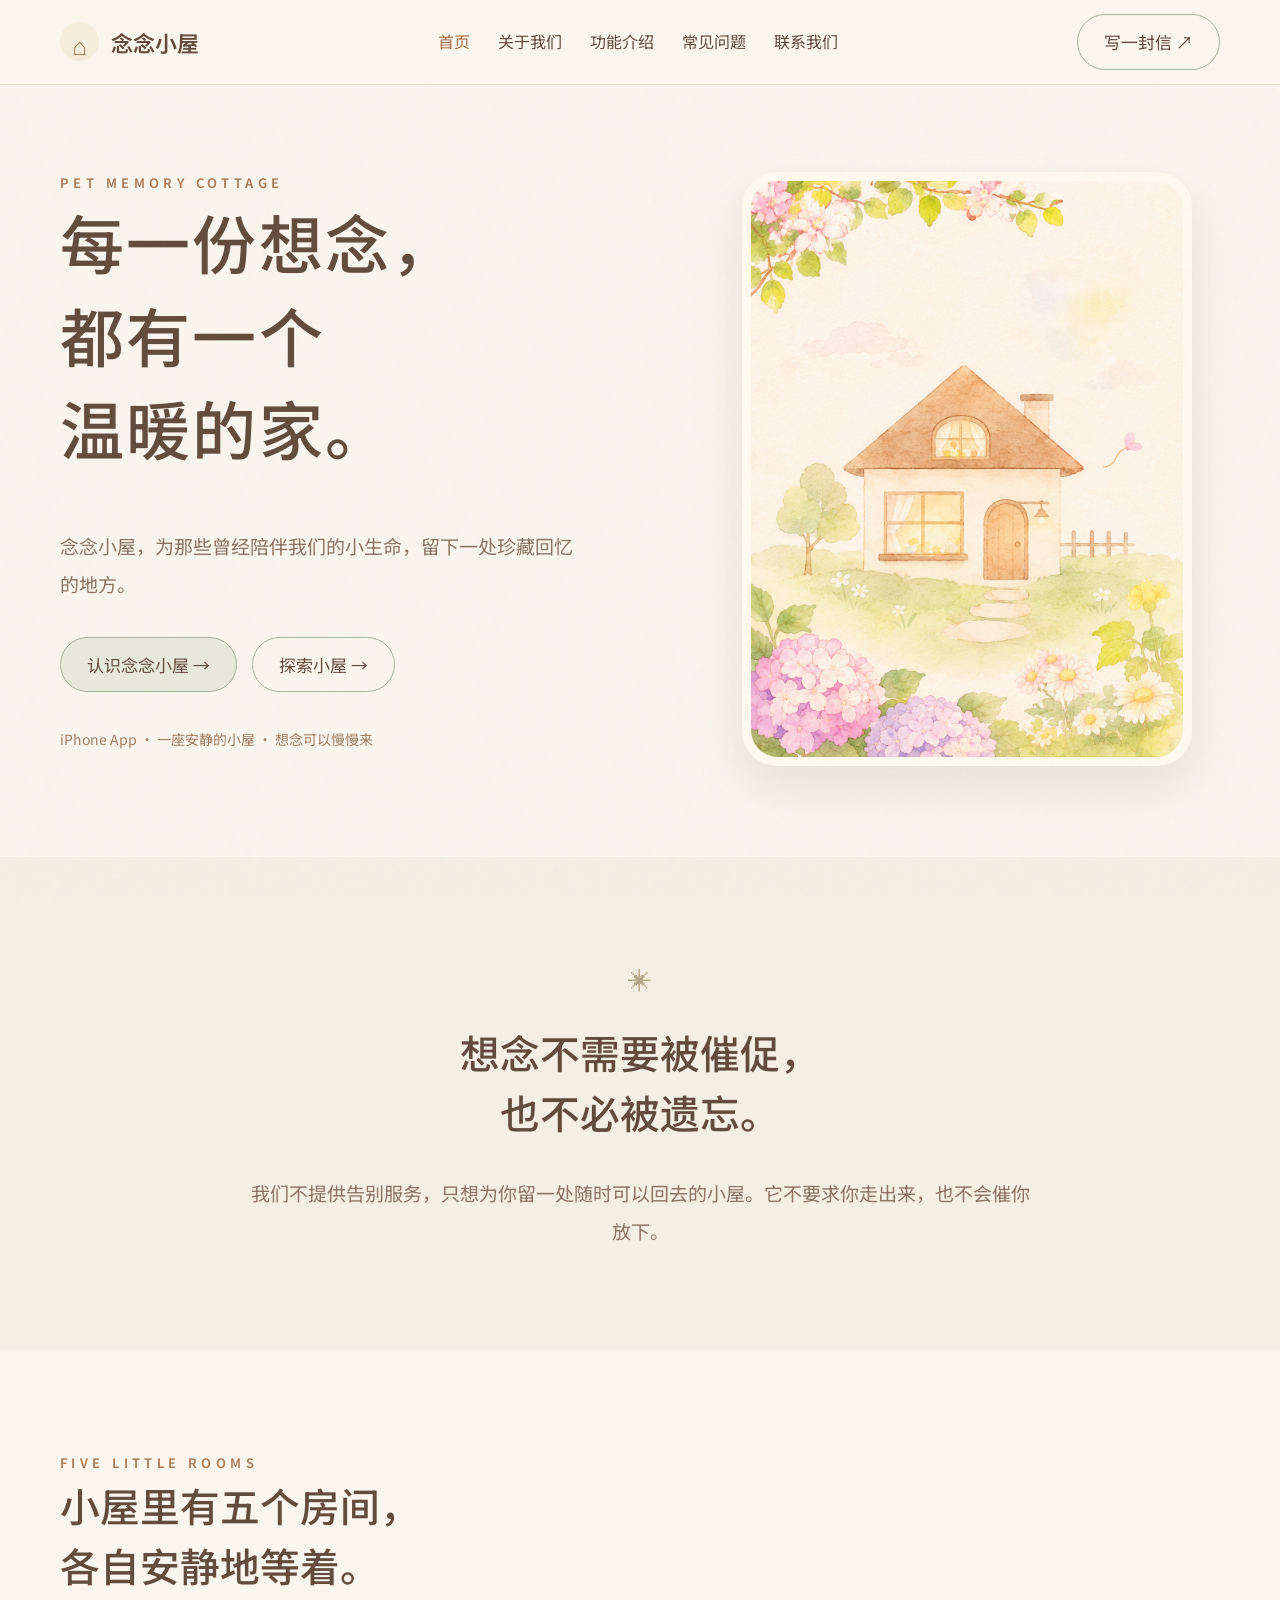
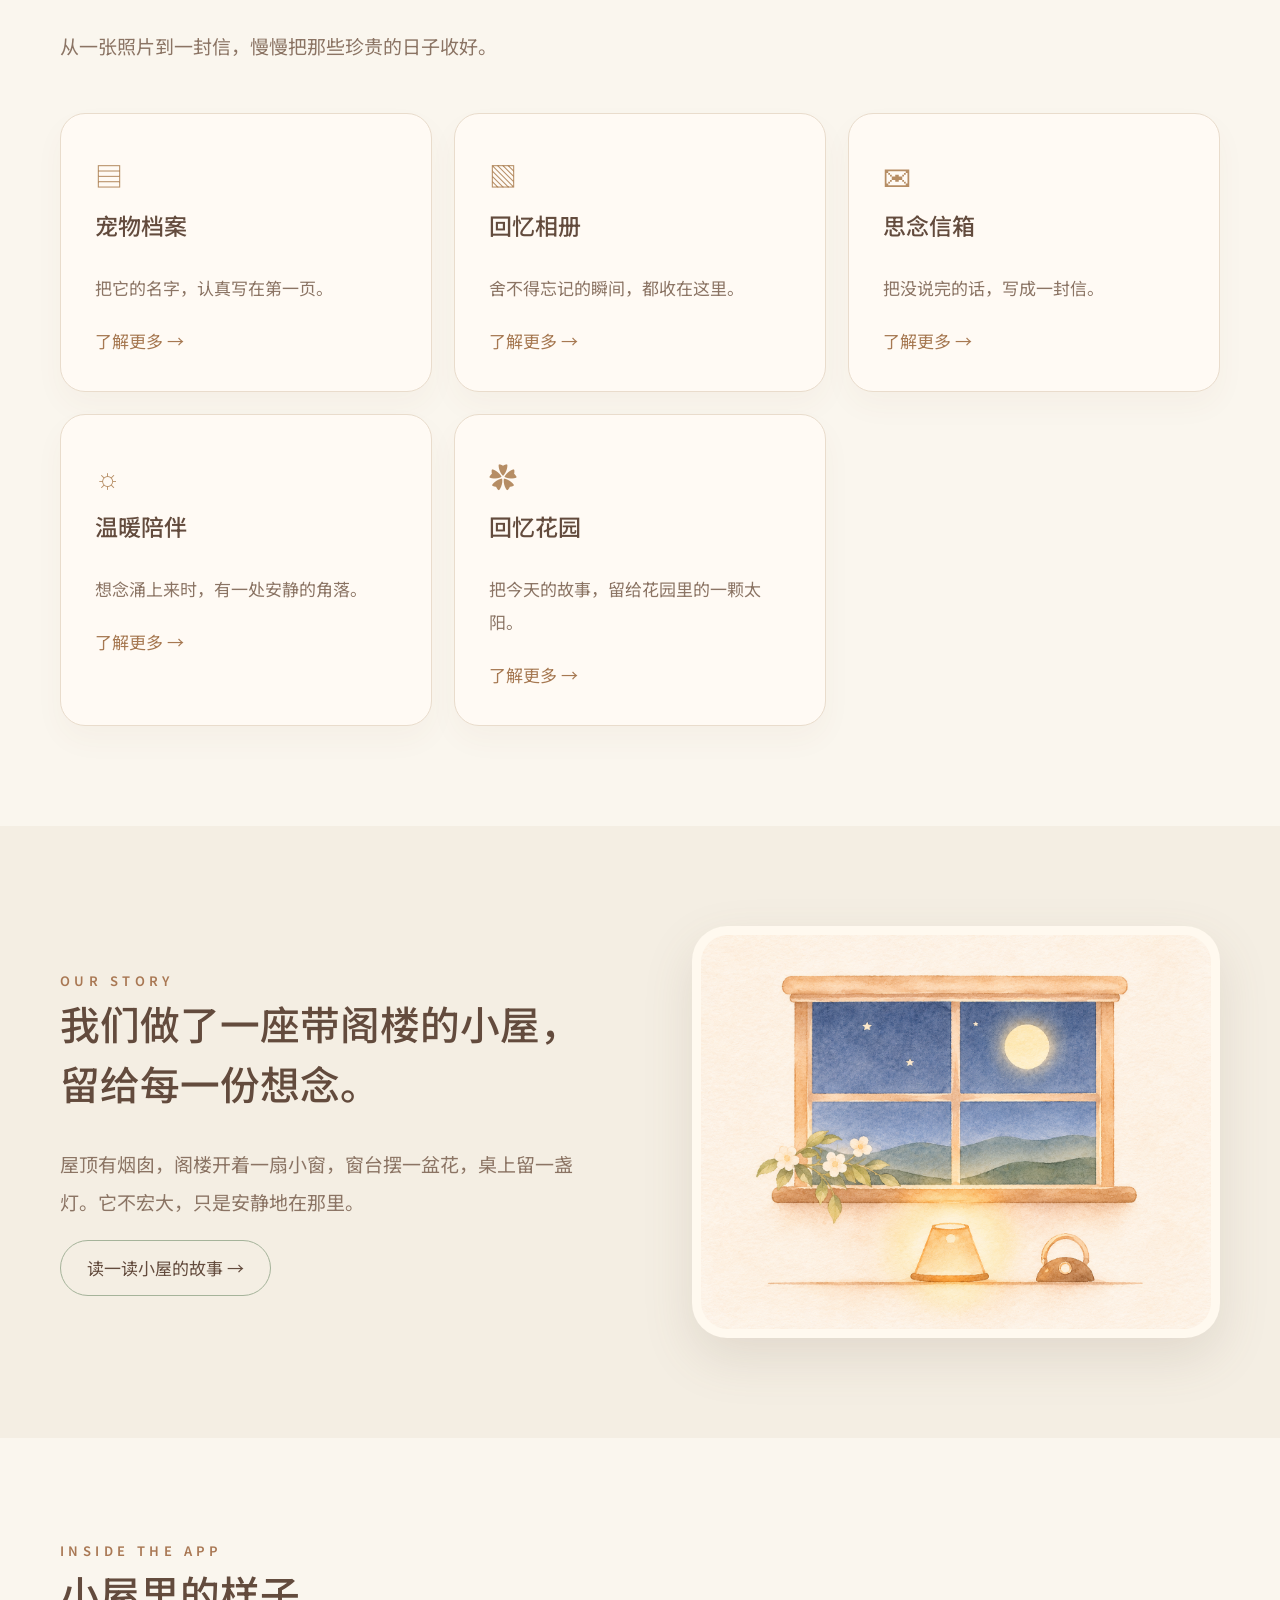
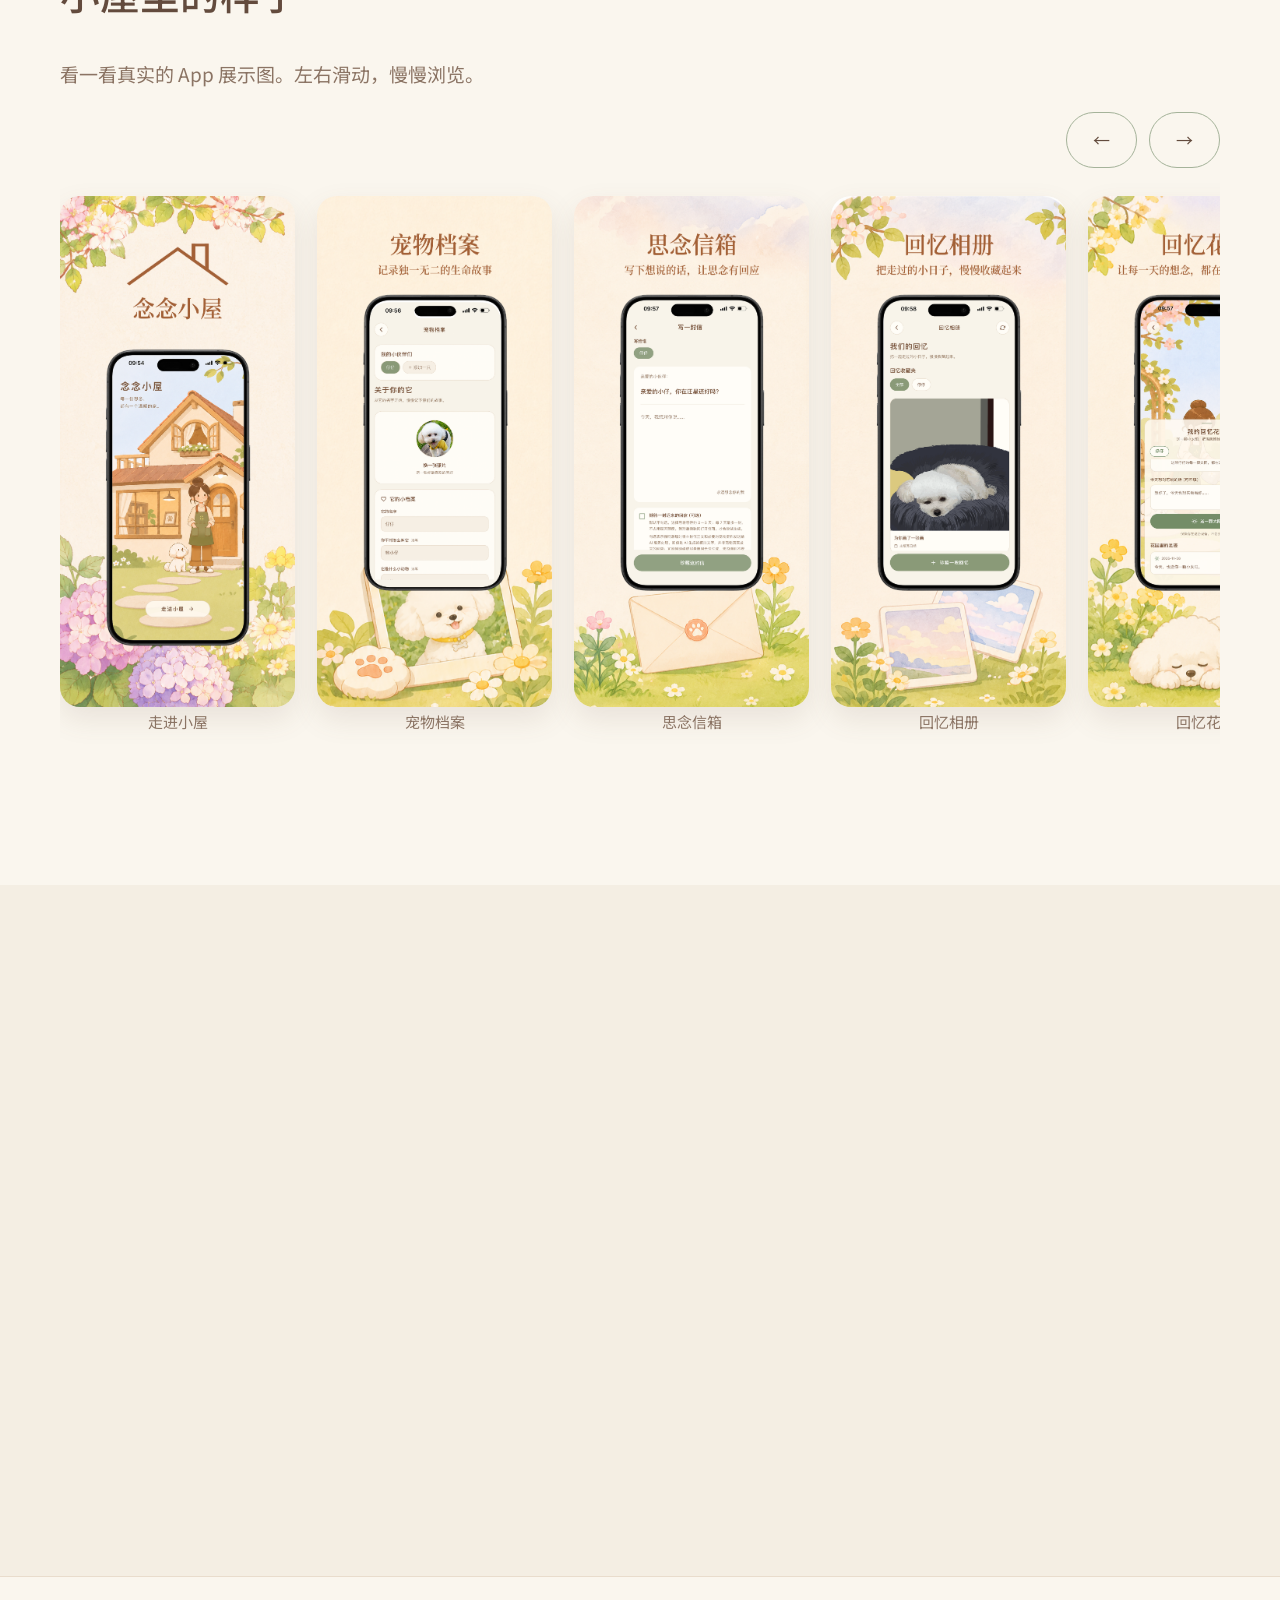
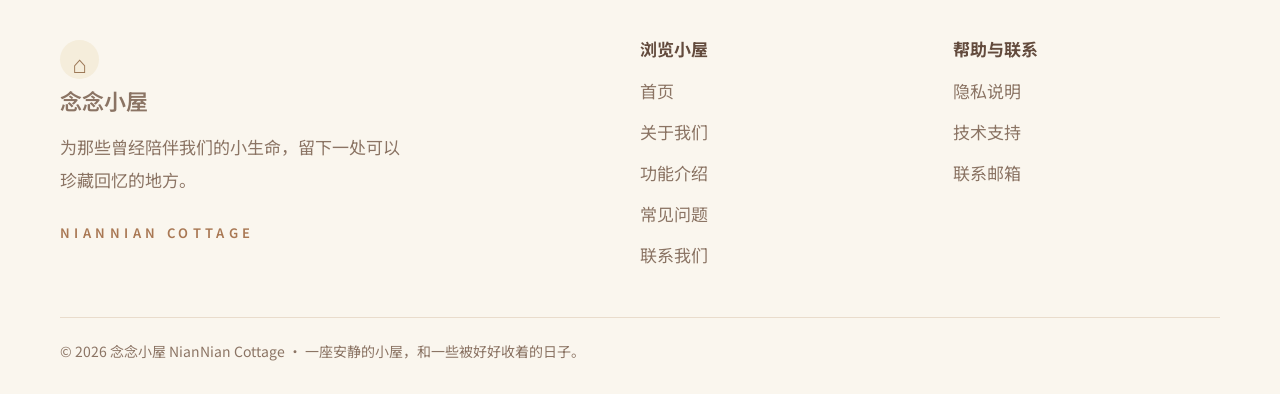
<file: index.html>
<!doctype html><html lang="zh-CN"><head><meta charset="utf-8"><meta name="viewport" content="width=device-width,initial-scale=1"><meta name="theme-color" content="#faf6ee"><meta name="description" content="念念小屋，一座安静的宠物回忆小屋。珍藏故事、相片和思念。"><title>首页 · 念念小屋</title><link rel="stylesheet" href="style.css"></head><body><div class="intro" aria-label="欢迎来到念念小屋"><button class="intro-skip" type="button">跳过动画</button><div class="intro-inner"><img class="intro-house" src="cottage.png" alt="水彩春日小屋"><div class="intro-title">念念小屋</div><div class="intro-sub">每一份想念，都有一个温暖的家。</div></div></div><header class="nav"><div class="wrap navin"><a class="brand" href="index.html"><span class="brandmark" aria-hidden="true">⌂</span>念念小屋</a><nav class="navlinks" aria-label="主导航"><a class="active" href="index.html">首页</a><a class="" href="about.html">关于我们</a><a class="" href="features.html">功能介绍</a><a class="" href="faq.html">常见问题</a><a class="" href="contact.html">联系我们</a></nav><a class="pill" href="contact.html">写一封信 ↗</a><button class="menu" aria-label="展开导航" type="button">☰</button></div></header><main><section class="wrap hero"><div class="reveal"><div class="eyebrow">PET MEMORY COTTAGE</div><h1>每一份想念，<br>都有一个<br>温暖的家。</h1><p class="lead">念念小屋，为那些曾经陪伴我们的小生命，留下一处珍藏回忆的地方。</p><div class="hero-actions"><a class="btn primary" href="about.html">认识念念小屋 →</a><a class="btn" href="features.html">探索小屋 →</a></div><p style="color:#a17d62;font-size:14px">iPhone App · 一座安静的小屋 · 想念可以慢慢来</p></div><div class="artframe reveal"><img src="cottage.png" alt="春日水彩小屋，花朵簇拥着温暖的房子"></div></section><section class="section alt center"><div class="wrap reveal"><div class="divider-flower">✳</div><h2>想念不需要被催促，<br>也不必被遗忘。</h2><p class="lead">我们不提供告别服务，只想为你留一处随时可以回去的小屋。它不要求你走出来，也不会催你放下。</p></div></section><section class="section"><div class="wrap"><div class="reveal"><div class="eyebrow">FIVE LITTLE ROOMS</div><h2>小屋里有五个房间，<br>各自安静地等着。</h2><p class="lead">从一张照片到一封信，慢慢把那些珍贵的日子收好。</p></div><div class="cards"><a class="card reveal" href="features.html#profile"><div class="symbol">▤</div><h3>宠物档案</h3><p>把它的名字，认真写在第一页。</p><p style="margin-top:20px;color:#a67851">了解更多 →</p></a><a class="card reveal" href="features.html#album"><div class="symbol">▧</div><h3>回忆相册</h3><p>舍不得忘记的瞬间，都收在这里。</p><p style="margin-top:20px;color:#a67851">了解更多 →</p></a><a class="card reveal" href="features.html#letter"><div class="symbol">✉</div><h3>思念信箱</h3><p>把没说完的话，写成一封信。</p><p style="margin-top:20px;color:#a67851">了解更多 →</p></a><a class="card reveal" href="features.html#companion"><div class="symbol">☼</div><h3>温暖陪伴</h3><p>想念涌上来时，有一处安静的角落。</p><p style="margin-top:20px;color:#a67851">了解更多 →</p></a><a class="card reveal" href="features.html#garden"><div class="symbol">✿</div><h3>回忆花园</h3><p>把今天的故事，留给花园里的一颗太阳。</p><p style="margin-top:20px;color:#a67851">了解更多 →</p></a></div></div></section><section class="section alt"><div class="wrap split"><div class="reveal"><div class="eyebrow">OUR STORY</div><h2>我们做了一座带阁楼的小屋，<br>留给每一份想念。</h2><p class="lead">屋顶有烟囱，阁楼开着一扇小窗，窗台摆一盆花，桌上留一盏灯。它不宏大，只是安静地在那里。</p><a class="btn" href="about.html">读一读小屋的故事 →</a></div><div class="artframe reveal"><img src="window-night.png" alt="水彩月夜窗边，灯光温暖"></div></div></section><section class="section"><div class="wrap"><div class="reveal"><div class="eyebrow">INSIDE THE APP</div><h2>小屋里的样子</h2><p class="lead">看一看真实的 App 展示图。左右滑动，慢慢浏览。</p><div style="display:flex;gap:12px;justify-content:flex-end"><button class="pill" data-scroll="-1" aria-label="上一张">←</button><button class="pill" data-scroll="1" aria-label="下一张">→</button></div></div><div class="screens"><div class="screen"><img src="app-1.png" alt="念念小屋 App 展示图 1" loading="lazy"><p>走进小屋</p></div><div class="screen"><img src="app-2.png" alt="念念小屋 App 展示图 2" loading="lazy"><p>宠物档案</p></div><div class="screen"><img src="app-3.png" alt="念念小屋 App 展示图 3" loading="lazy"><p>思念信箱</p></div><div class="screen"><img src="app-4.png" alt="念念小屋 App 展示图 4" loading="lazy"><p>回忆相册</p></div><div class="screen"><img src="app-5.png" alt="念念小屋 App 展示图 5" loading="lazy"><p>回忆花园</p></div></div></div></section><section class="section alt"><div class="wrap softpanel reveal"><div class="divider-flower">✿</div><h2>更多故事，在小屋里等你。</h2><p class="lead">没有急着抵达的终点，只有属于你和它的时光。</p><div class="hero-actions" style="justify-content:center"><a class="btn primary" href="features.html">了解全部功能 →</a><a class="btn" href="faq.html">看看常见问题 →</a></div><p style="font-size:14px;color:var(--muted)">正式下载链接将在 App 上架后更新。</p></div></section></main><footer class="footer"><div class="wrap"><div class="footergrid"><div><a class="brand" href="index.html"><span class="brandmark">⌂</span>念念小屋</a><p style="color:var(--muted);max-width:350px">为那些曾经陪伴我们的小生命，留下一处可以珍藏回忆的地方。</p><span class="eyebrow">NIANNIAN COTTAGE</span></div><div><strong>浏览小屋</strong><a href="index.html">首页</a><a href="about.html">关于我们</a><a href="features.html">功能介绍</a><a href="faq.html">常见问题</a><a href="contact.html">联系我们</a></div><div><strong>帮助与联系</strong><a href="privacy.html">隐私说明</a><a href="contact.html">技术支持</a><a href="mailto:nianniancottage@yeah.net">联系邮箱</a></div></div><div class="copyright">© 2026 念念小屋 NianNian Cottage · 一座安静的小屋，和一些被好好收着的日子。</div></div></footer><script src="script.js" defer></script></body></html>
</file>
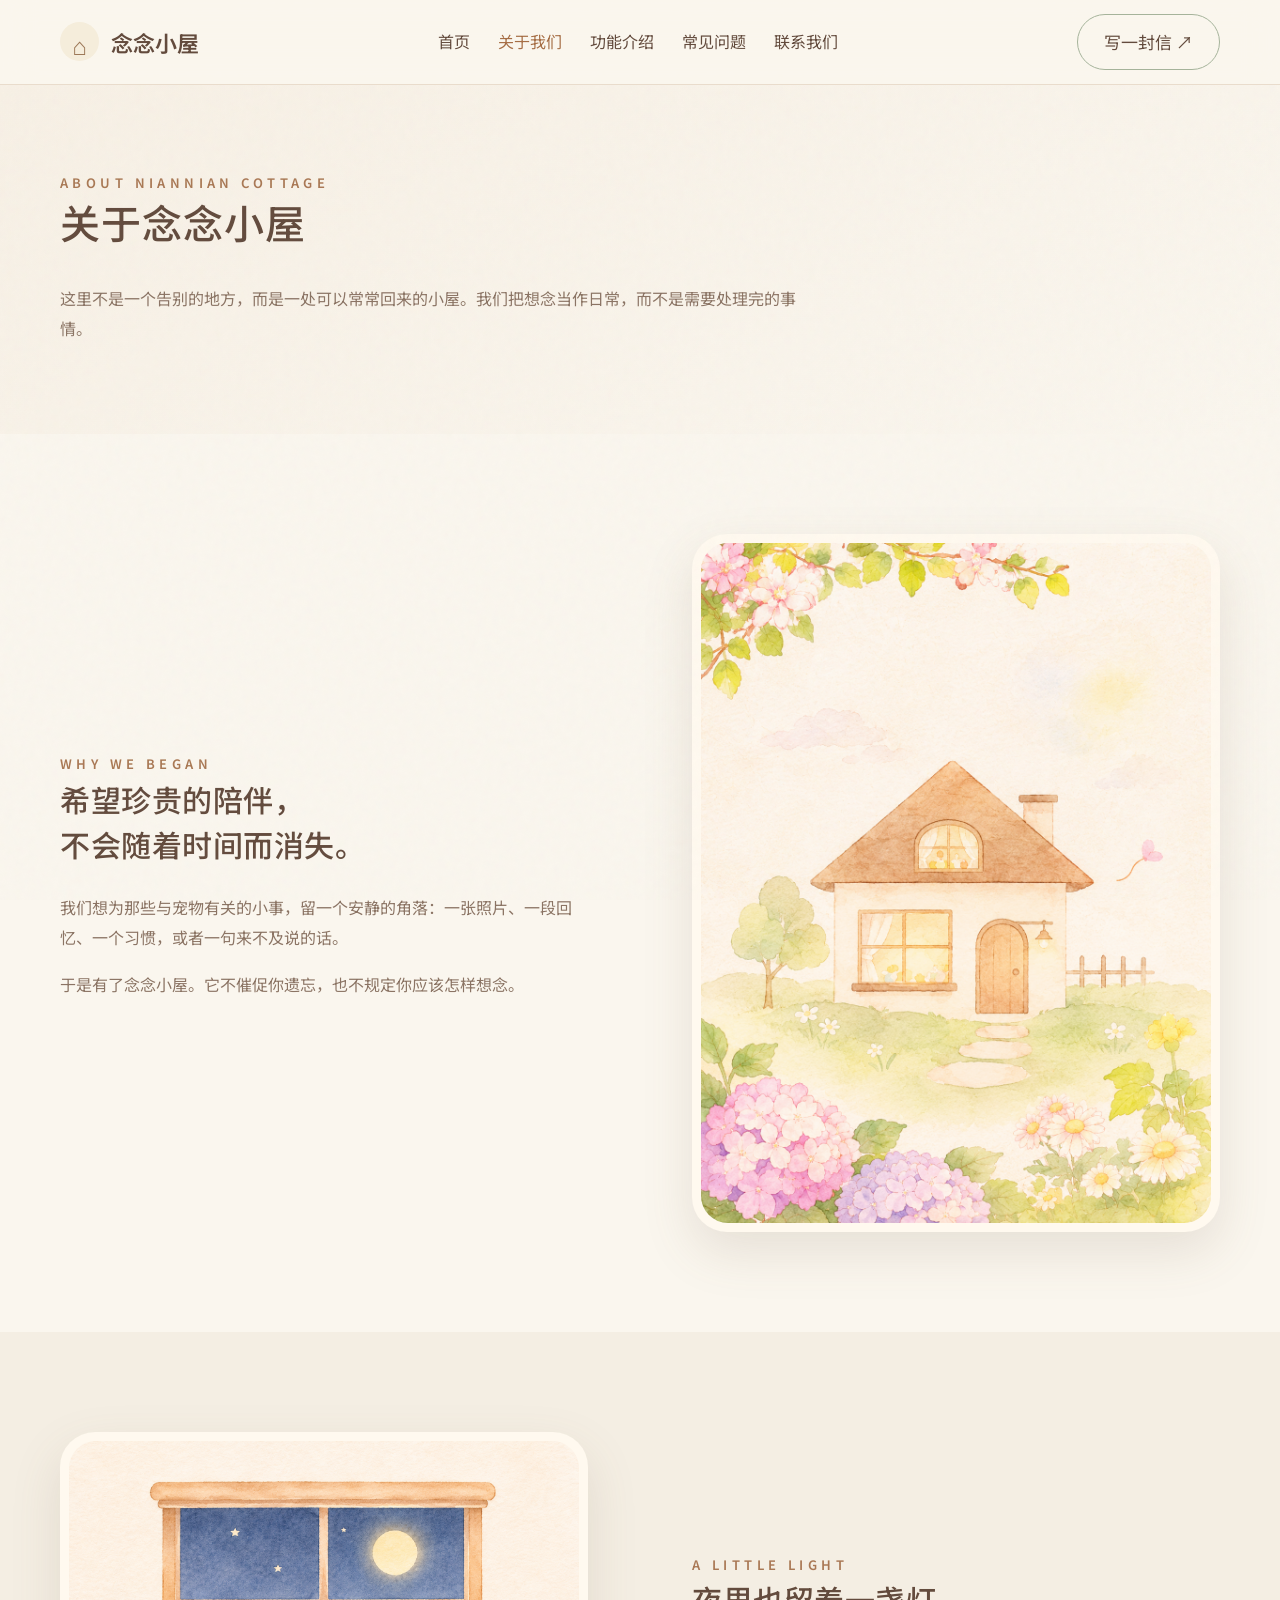
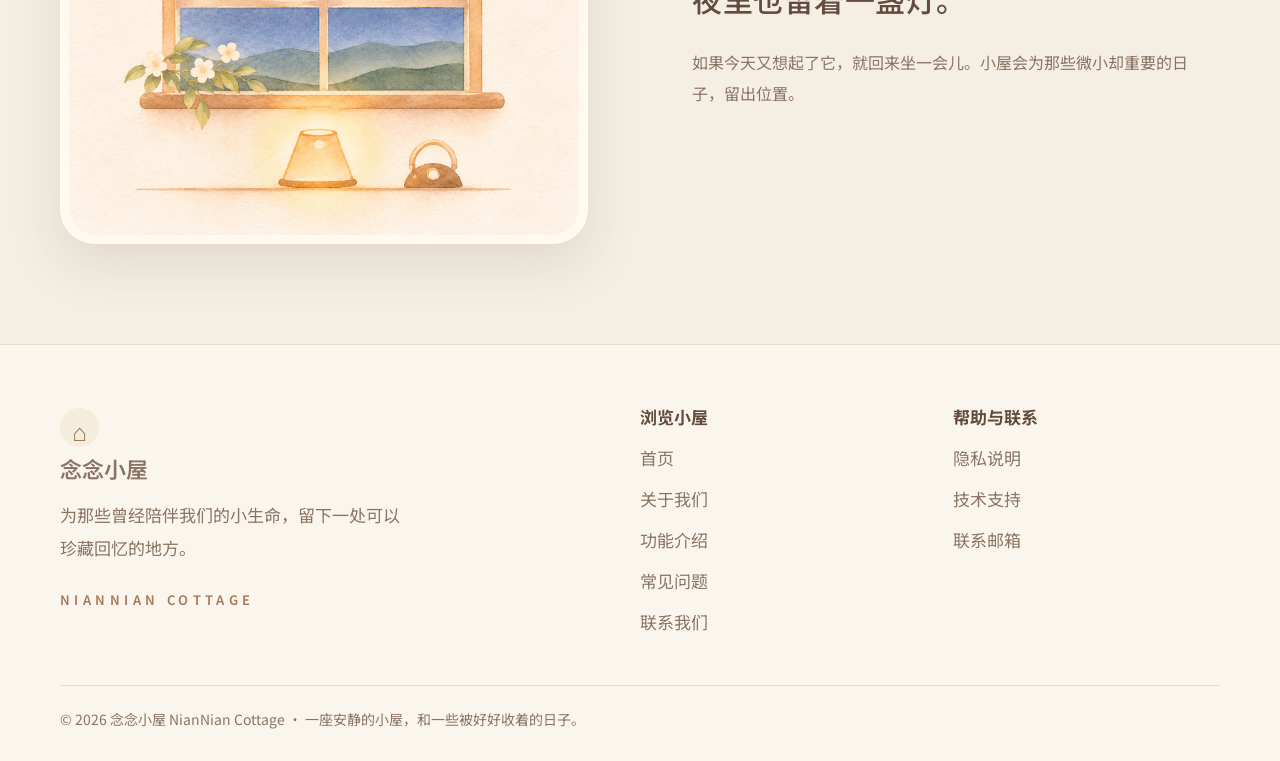
<file: about.html>
<!doctype html><html lang="zh-CN">
<style>
/* 关于我们页面：简雅字体 */
main h1 {
  font-size: 40px !important;
  line-height: 1.35 !important;
  font-weight: 500 !important;
  letter-spacing: 1px !important;
}

main h2 {
  font-size: 30px !important;
  line-height: 1.5 !important;
  font-weight: 500 !important;
  letter-spacing: 0.5px !important;
}

main h3 {
  font-size: 22px !important;
  line-height: 1.5 !important;
}

main p {
  font-size: 16px !important;
  line-height: 1.9 !important;
}

@media (max-width: 768px) {
  main h1 { font-size: 32px !important; }
  main h2 { font-size: 25px !important; }
  main h3 { font-size: 20px !important; }
  main p { font-size: 15px !important; }
}
</style>
<head><meta charset="utf-8"><meta name="viewport" content="width=device-width,initial-scale=1"><meta name="theme-color" content="#faf6ee"><meta name="description" content="念念小屋，一座安静的宠物回忆小屋。珍藏故事、相片和思念。"><title>关于我们 · 念念小屋</title><link rel="stylesheet" href="style.css"></head><body><header class="nav"><div class="wrap navin"><a class="brand" href="index.html"><span class="brandmark" aria-hidden="true">⌂</span>念念小屋</a><nav class="navlinks" aria-label="主导航"><a class="" href="index.html">首页</a><a class="active" href="about.html">关于我们</a><a class="" href="features.html">功能介绍</a><a class="" href="faq.html">常见问题</a><a class="" href="contact.html">联系我们</a></nav><a class="pill" href="contact.html">写一封信 ↗</a><button class="menu" aria-label="展开导航" type="button">☰</button></div></header><main><section class="pagehead"><div class="wrap reveal"><div class="eyebrow">ABOUT NIANNIAN COTTAGE</div><h1>关于念念小屋</h1><p class="lead">这里不是一个告别的地方，而是一处可以常常回来的小屋。我们把想念当作日常，而不是需要处理完的事情。</p></div></section><section class="section"><div class="wrap split"><div class="reveal"><div class="eyebrow">WHY WE BEGAN</div><h2>希望珍贵的陪伴，<br>不会随着时间而消失。</h2><p class="lead">我们想为那些与宠物有关的小事，留一个安静的角落：一张照片、一段回忆、一个习惯，或者一句来不及说的话。</p><p class="lead">于是有了念念小屋。它不催促你遗忘，也不规定你应该怎样想念。</p></div><div class="artframe reveal"><img src="cottage.png" alt="念念小屋春日插画"></div></div></section><section class="section alt"><div class="wrap split"><div class="artframe reveal"><img src="window-night.png" alt="夜晚有一盏灯亮着"></div><div class="reveal"><div class="eyebrow">A LITTLE LIGHT</div><h2>夜里也留着一盏灯。</h2><p class="lead">如果今天又想起了它，就回来坐一会儿。小屋会为那些微小却重要的日子，留出位置。</p></div></div></section></main><footer class="footer"><div class="wrap"><div class="footergrid"><div><a class="brand" href="index.html"><span class="brandmark">⌂</span>念念小屋</a><p style="color:var(--muted);max-width:350px">为那些曾经陪伴我们的小生命，留下一处可以珍藏回忆的地方。</p><span class="eyebrow">NIANNIAN COTTAGE</span></div><div><strong>浏览小屋</strong><a href="index.html">首页</a><a href="about.html">关于我们</a><a href="features.html">功能介绍</a><a href="faq.html">常见问题</a><a href="contact.html">联系我们</a></div><div><strong>帮助与联系</strong><a href="privacy.html">隐私说明</a><a href="contact.html">技术支持</a><a href="mailto:nianniancottage@yeah.net">联系邮箱</a></div></div><div class="copyright">© 2026 念念小屋 NianNian Cottage · 一座安静的小屋，和一些被好好收着的日子。</div></div></footer><script src="script.js" defer></script></body></html>
</file>
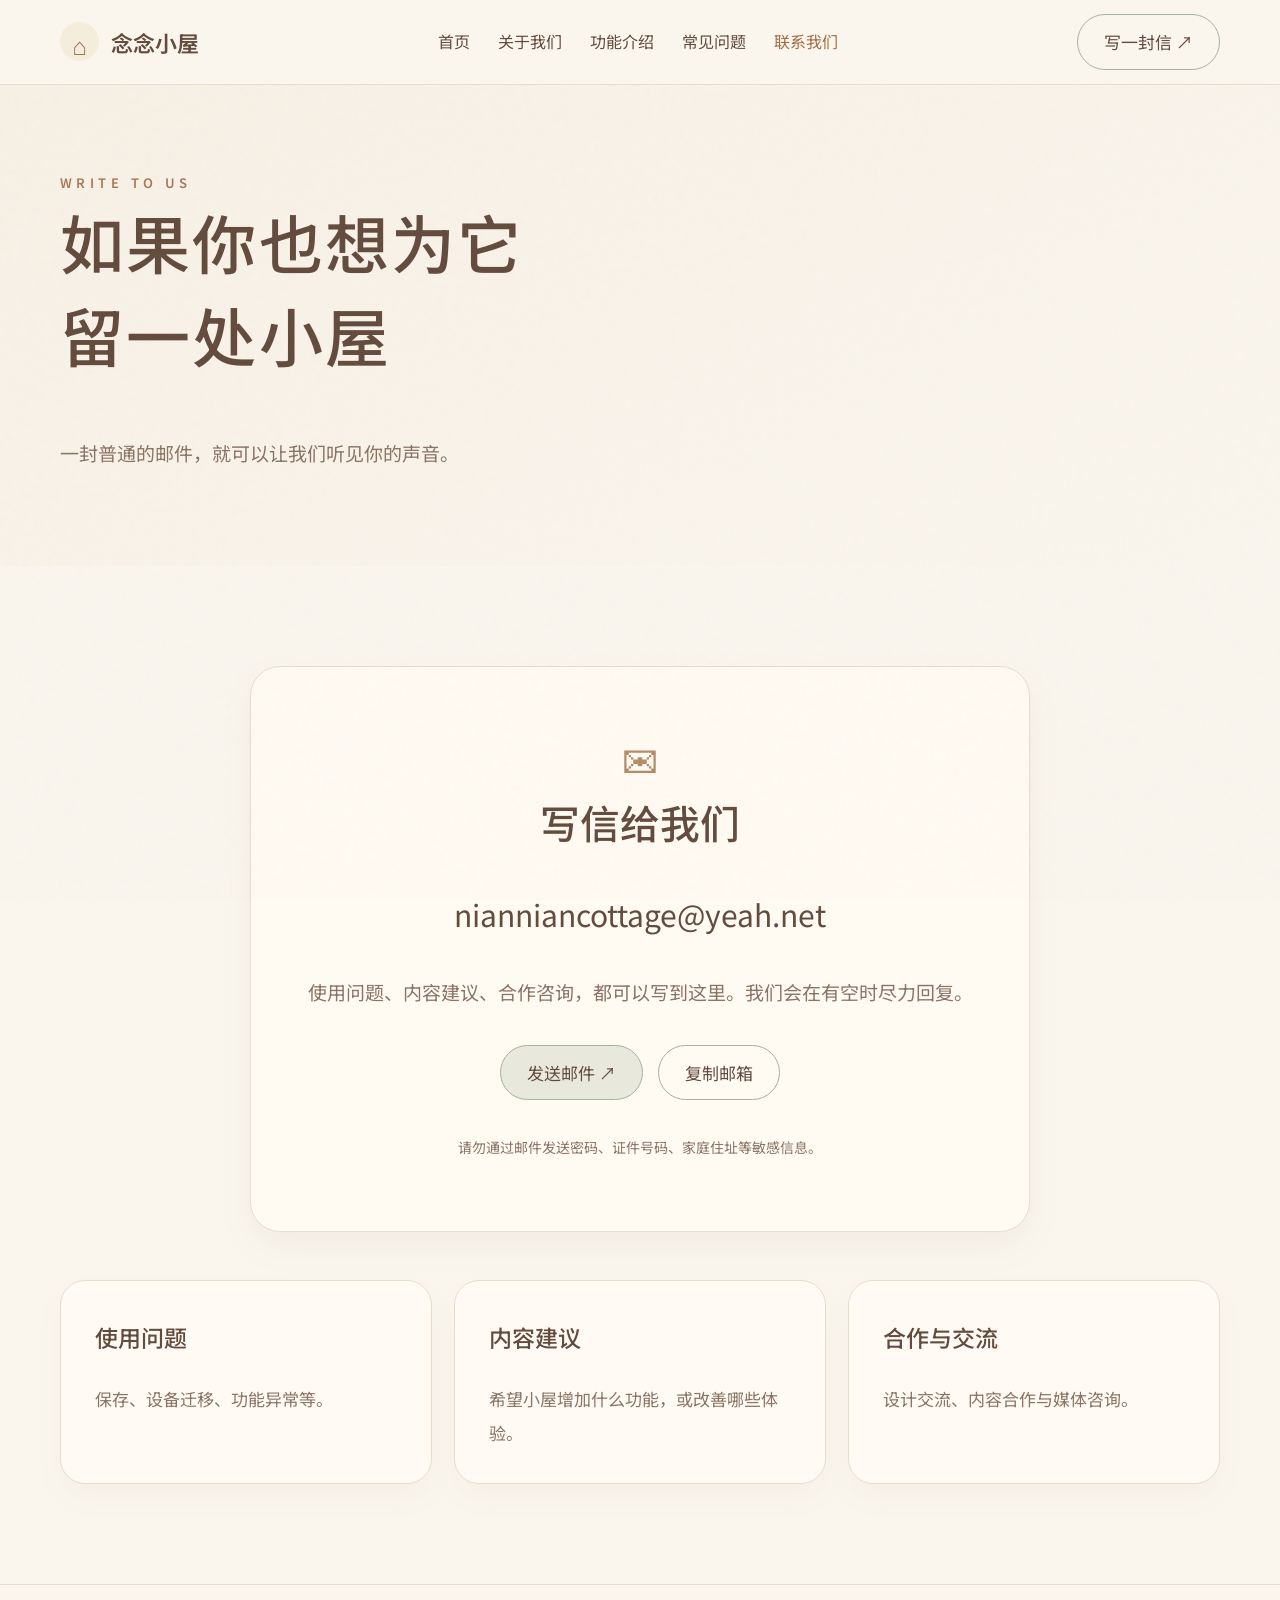
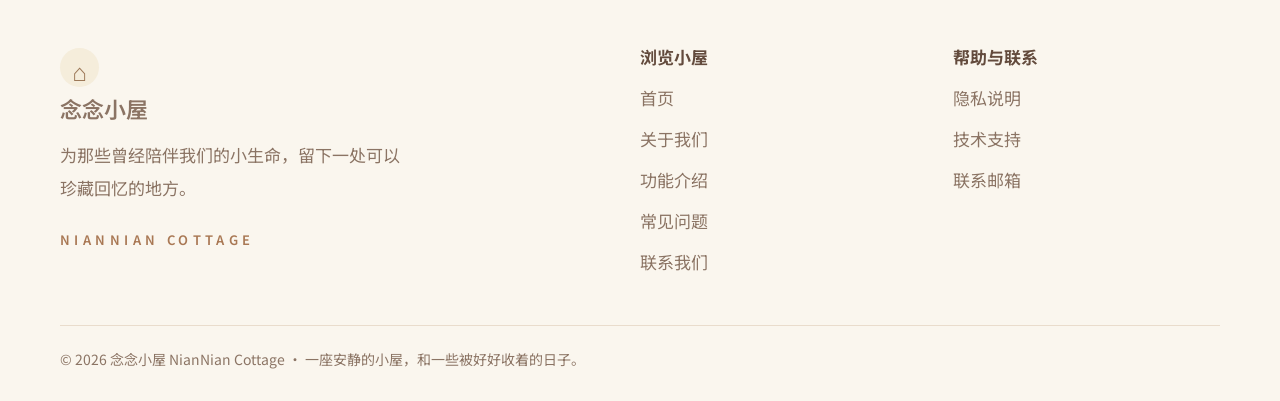
<file: contact.html>
<!doctype html><html lang="zh-CN"><head><meta charset="utf-8"><meta name="viewport" content="width=device-width,initial-scale=1"><meta name="theme-color" content="#faf6ee"><meta name="description" content="念念小屋，一座安静的宠物回忆小屋。珍藏故事、相片和思念。"><title>联系我们 · 念念小屋</title><link rel="stylesheet" href="style.css"></head><body><header class="nav"><div class="wrap navin"><a class="brand" href="index.html"><span class="brandmark" aria-hidden="true">⌂</span>念念小屋</a><nav class="navlinks" aria-label="主导航"><a class="" href="index.html">首页</a><a class="" href="about.html">关于我们</a><a class="" href="features.html">功能介绍</a><a class="" href="faq.html">常见问题</a><a class="active" href="contact.html">联系我们</a></nav><a class="pill" href="contact.html">写一封信 ↗</a><button class="menu" aria-label="展开导航" type="button">☰</button></div></header><main><section class="pagehead"><div class="wrap reveal"><div class="eyebrow">WRITE TO US</div><h1>如果你也想为它<br>留一处小屋</h1><p class="lead">一封普通的邮件，就可以让我们听见你的声音。</p></div></section><section class="section"><div class="wrap"><div class="contactbox reveal"><div style="font-size:36px;color:#b48c68">✉</div><h2>写信给我们</h2><p class="email">nianniancottage@yeah.net</p><p class="lead">使用问题、内容建议、合作咨询，都可以写到这里。我们会在有空时尽力回复。</p><div class="hero-actions" style="justify-content:center"><a class="btn primary" href="mailto:nianniancottage@yeah.net?subject=%E5%BF%B5%E5%BF%B5%E5%B0%8F%E5%B1%8B%E5%AE%98%E7%BD%91%E6%9D%A5%E4%BF%A1">发送邮件 ↗</a><button class="btn" data-copy="nianniancottage@yeah.net">复制邮箱</button></div><p style="font-size:14px;color:var(--muted)">请勿通过邮件发送密码、证件号码、家庭住址等敏感信息。</p></div><div class="cards"><div class="card"><h3>使用问题</h3><p>保存、设备迁移、功能异常等。</p></div><div class="card"><h3>内容建议</h3><p>希望小屋增加什么功能，或改善哪些体验。</p></div><div class="card"><h3>合作与交流</h3><p>设计交流、内容合作与媒体咨询。</p></div></div></div></section></main><footer class="footer"><div class="wrap"><div class="footergrid"><div><a class="brand" href="index.html"><span class="brandmark">⌂</span>念念小屋</a><p style="color:var(--muted);max-width:350px">为那些曾经陪伴我们的小生命，留下一处可以珍藏回忆的地方。</p><span class="eyebrow">NIANNIAN COTTAGE</span></div><div><strong>浏览小屋</strong><a href="index.html">首页</a><a href="about.html">关于我们</a><a href="features.html">功能介绍</a><a href="faq.html">常见问题</a><a href="contact.html">联系我们</a></div><div><strong>帮助与联系</strong><a href="privacy.html">隐私说明</a><a href="contact.html">技术支持</a><a href="mailto:nianniancottage@yeah.net">联系邮箱</a></div></div><div class="copyright">© 2026 念念小屋 NianNian Cottage · 一座安静的小屋，和一些被好好收着的日子。</div></div></footer><script src="script.js" defer></script></body></html>
</file>
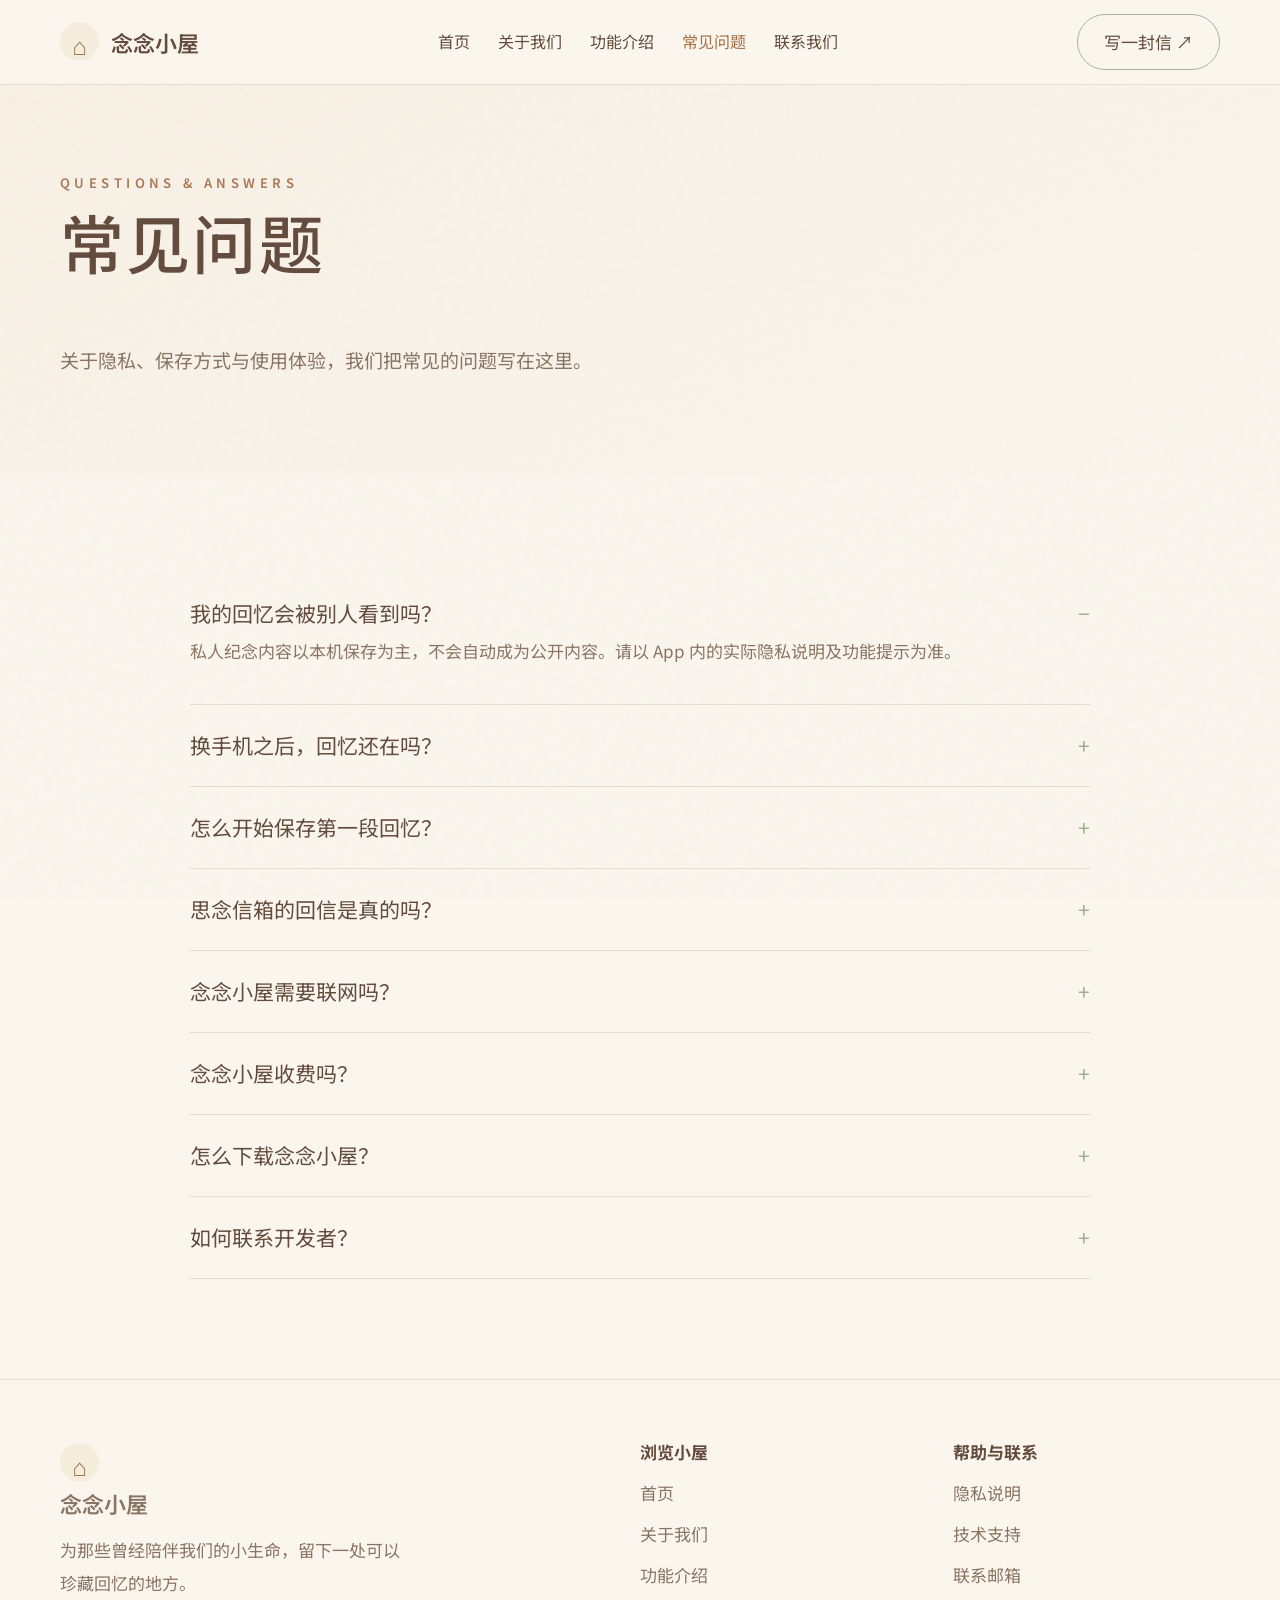
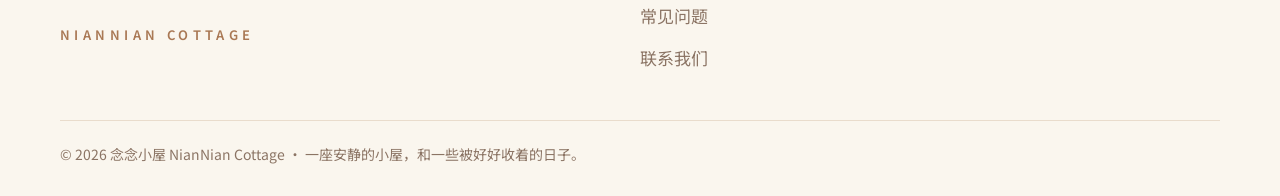
<file: faq.html>
<!doctype html><html lang="zh-CN"><head><meta charset="utf-8"><meta name="viewport" content="width=device-width,initial-scale=1"><meta name="theme-color" content="#faf6ee"><meta name="description" content="念念小屋，一座安静的宠物回忆小屋。珍藏故事、相片和思念。"><title>常见问题 · 念念小屋</title><link rel="stylesheet" href="style.css"></head><body><header class="nav"><div class="wrap navin"><a class="brand" href="index.html"><span class="brandmark" aria-hidden="true">⌂</span>念念小屋</a><nav class="navlinks" aria-label="主导航"><a class="" href="index.html">首页</a><a class="" href="about.html">关于我们</a><a class="" href="features.html">功能介绍</a><a class="active" href="faq.html">常见问题</a><a class="" href="contact.html">联系我们</a></nav><a class="pill" href="contact.html">写一封信 ↗</a><button class="menu" aria-label="展开导航" type="button">☰</button></div></header><main><section class="pagehead"><div class="wrap reveal"><div class="eyebrow">QUESTIONS & ANSWERS</div><h1>常见问题</h1><p class="lead">关于隐私、保存方式与使用体验，我们把常见的问题写在这里。</p></div></section><section class="section"><div class="wrap faq reveal"><details open><summary>我的回忆会被别人看到吗？</summary><p>私人纪念内容以本机保存为主，不会自动成为公开内容。请以 App 内的实际隐私说明及功能提示为准。</p></details><details ><summary>换手机之后，回忆还在吗？</summary><p>本地保存的内容不会自动跟随设备迁移。请在换机、卸载或清除 App 数据之前，确认你已经完成可用的备份或迁移；否则可能永久丢失。</p></details><details ><summary>怎么开始保存第一段回忆？</summary><p>进入小屋，先为宠物创建档案，再根据自己的节奏添加照片、故事或信件。</p></details><details ><summary>思念信箱的回信是真的吗？</summary><p>不是宠物真实发送的消息。如果使用 AI 回信功能，文字由人工智能生成，用于温柔的表达与纪念。</p></details><details ><summary>念念小屋需要联网吗？</summary><p>私人纪念的本地功能以离线使用为目标；AI 陪伴等线上功能需要网络。具体以你安装的 App 版本为准。</p></details><details ><summary>念念小屋收费吗？</summary><p>官网不提供付费服务。App 内是否存在收费功能以及具体规则，以正式上架版本显示的信息为准。</p></details><details ><summary>怎么下载念念小屋？</summary><p>App Store 正式下载地址将在应用审核通过并公开上架后添加到官网。</p></details><details ><summary>如何联系开发者？</summary><p>可以通过联系我们页面的邮箱反馈问题、提出建议或咨询合作。</p></details></div></section></main><footer class="footer"><div class="wrap"><div class="footergrid"><div><a class="brand" href="index.html"><span class="brandmark">⌂</span>念念小屋</a><p style="color:var(--muted);max-width:350px">为那些曾经陪伴我们的小生命，留下一处可以珍藏回忆的地方。</p><span class="eyebrow">NIANNIAN COTTAGE</span></div><div><strong>浏览小屋</strong><a href="index.html">首页</a><a href="about.html">关于我们</a><a href="features.html">功能介绍</a><a href="faq.html">常见问题</a><a href="contact.html">联系我们</a></div><div><strong>帮助与联系</strong><a href="privacy.html">隐私说明</a><a href="contact.html">技术支持</a><a href="mailto:nianniancottage@yeah.net">联系邮箱</a></div></div><div class="copyright">© 2026 念念小屋 NianNian Cottage · 一座安静的小屋，和一些被好好收着的日子。</div></div></footer><script src="script.js" defer></script></body></html>
</file>
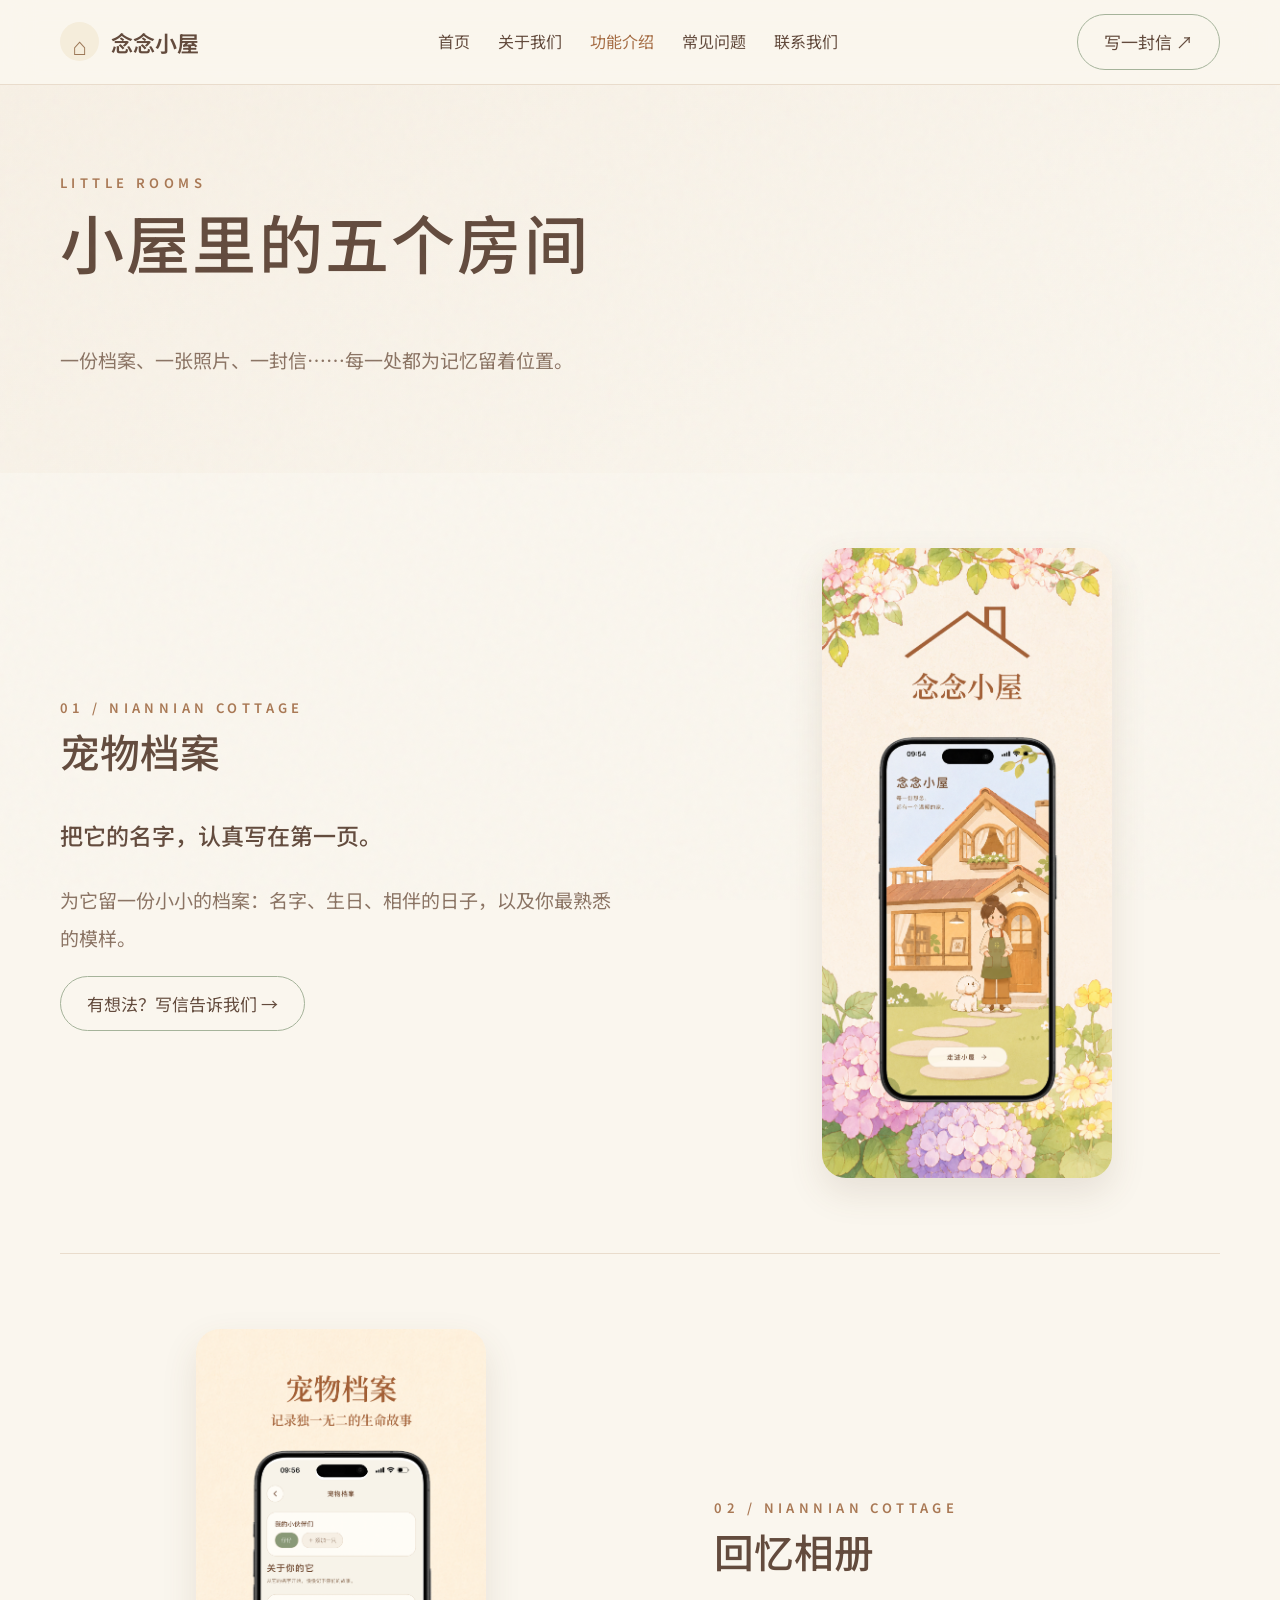
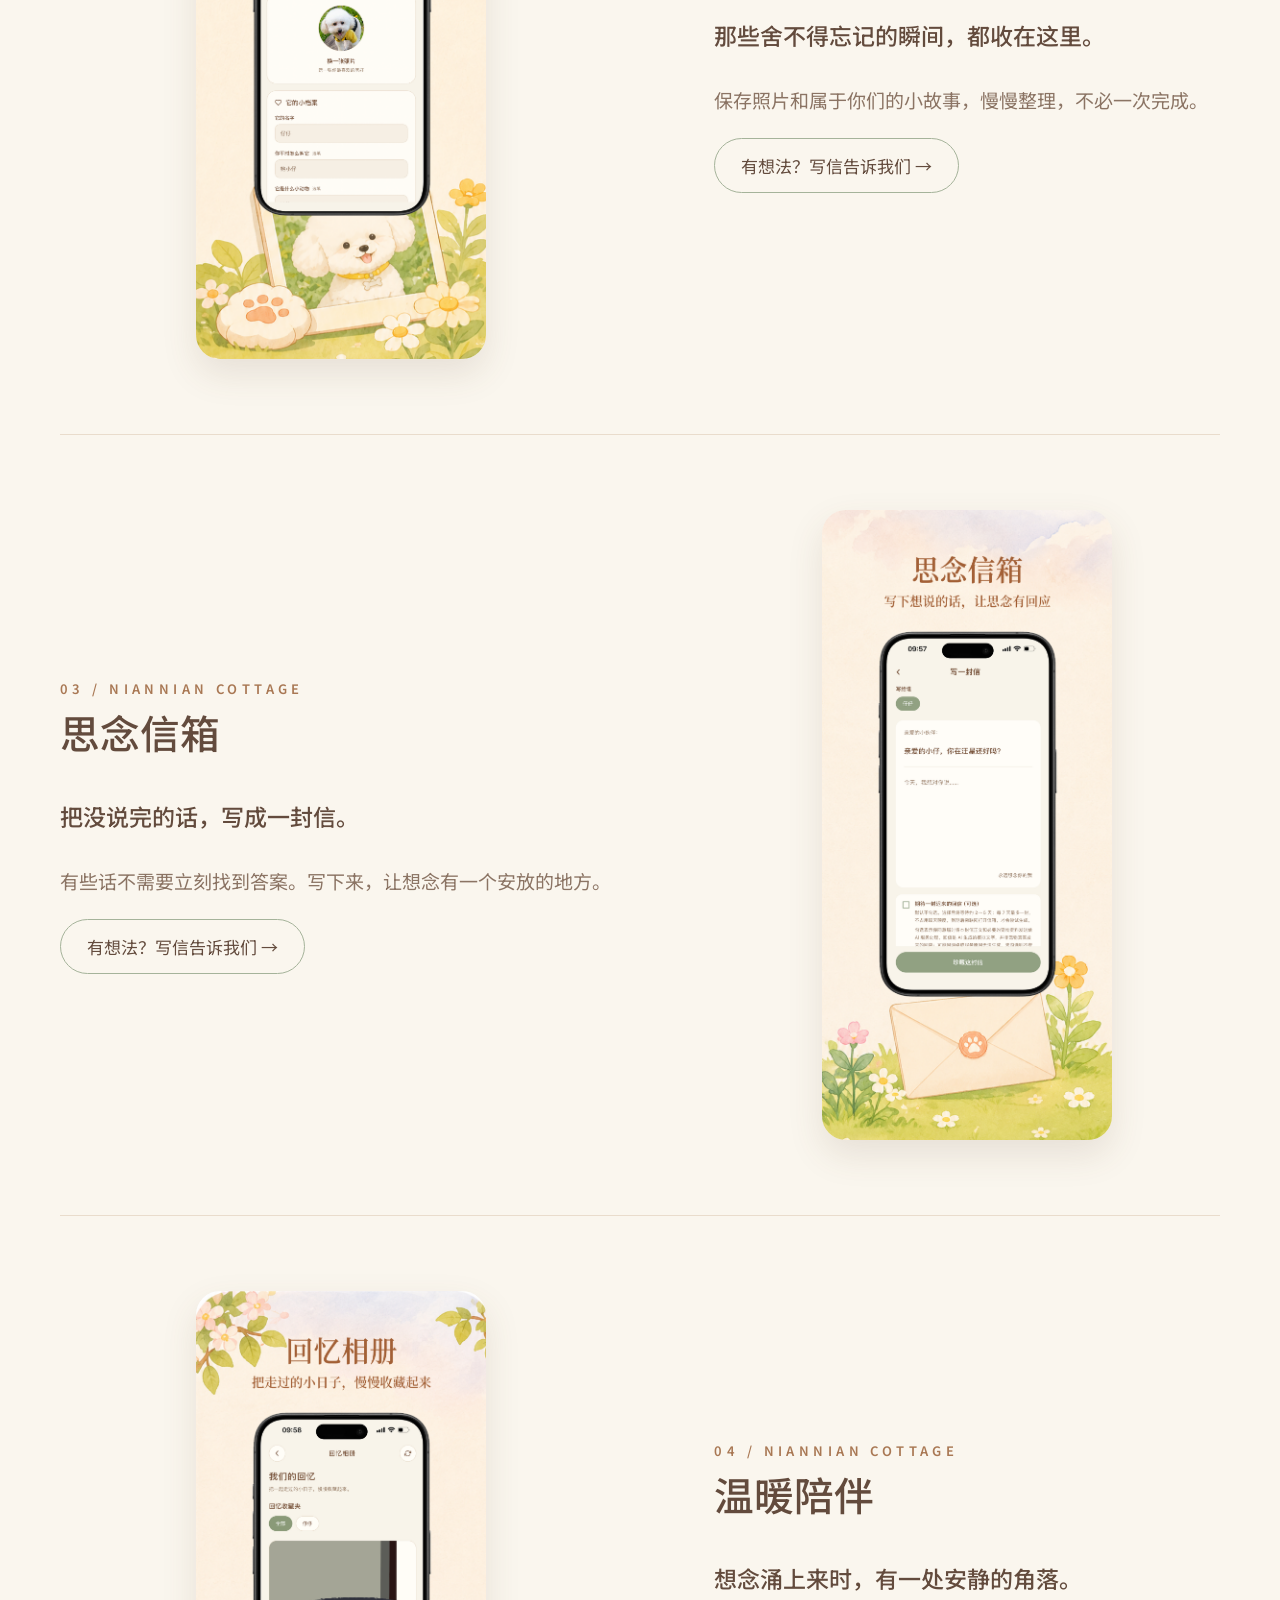
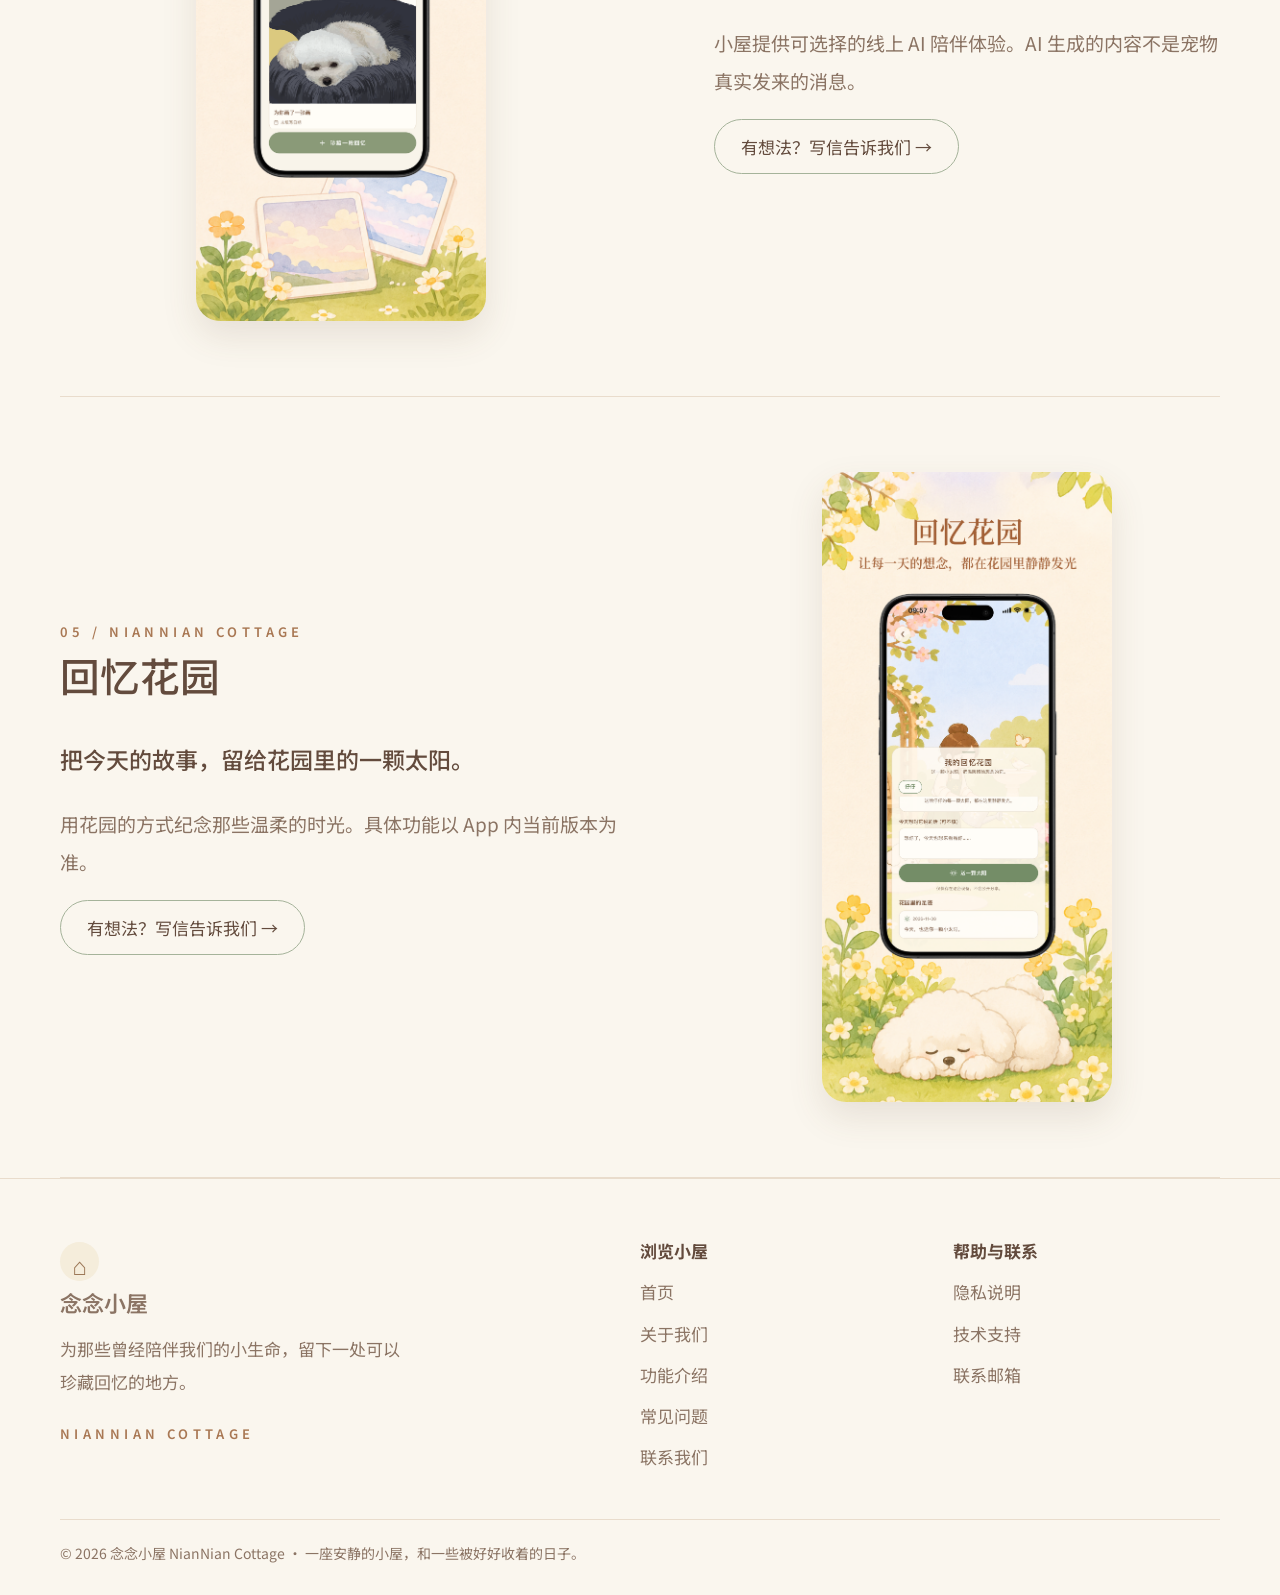
<file: features.html>
<!doctype html><html lang="zh-CN"><head><meta charset="utf-8"><meta name="viewport" content="width=device-width,initial-scale=1"><meta name="theme-color" content="#faf6ee"><meta name="description" content="念念小屋，一座安静的宠物回忆小屋。珍藏故事、相片和思念。"><title>功能介绍 · 念念小屋</title><link rel="stylesheet" href="style.css"></head><body><header class="nav"><div class="wrap navin"><a class="brand" href="index.html"><span class="brandmark" aria-hidden="true">⌂</span>念念小屋</a><nav class="navlinks" aria-label="主导航"><a class="" href="index.html">首页</a><a class="" href="about.html">关于我们</a><a class="active" href="features.html">功能介绍</a><a class="" href="faq.html">常见问题</a><a class="" href="contact.html">联系我们</a></nav><a class="pill" href="contact.html">写一封信 ↗</a><button class="menu" aria-label="展开导航" type="button">☰</button></div></header><main><section class="pagehead"><div class="wrap reveal"><div class="eyebrow">LITTLE ROOMS</div><h1>小屋里的五个房间</h1><p class="lead">一份档案、一张照片、一封信……每一处都为记忆留着位置。</p></div></section><div class="wrap"><section class="feature" id="profile"><div class="reveal"><div class="eyebrow">01 / NIANNIAN COTTAGE</div><h2>宠物档案</h2><h3>把它的名字，认真写在第一页。</h3><p class="lead">为它留一份小小的档案：名字、生日、相伴的日子，以及你最熟悉的模样。</p><a class="btn" href="contact.html">有想法？写信告诉我们 →</a></div><div class="feature-img reveal"><img src="app-1.png" loading="lazy" alt="宠物档案 App 展示"></div></section><section class="feature" id="album"><div class="reveal"><div class="eyebrow">02 / NIANNIAN COTTAGE</div><h2>回忆相册</h2><h3>那些舍不得忘记的瞬间，都收在这里。</h3><p class="lead">保存照片和属于你们的小故事，慢慢整理，不必一次完成。</p><a class="btn" href="contact.html">有想法？写信告诉我们 →</a></div><div class="feature-img reveal"><img src="app-2.png" loading="lazy" alt="回忆相册 App 展示"></div></section><section class="feature" id="letter"><div class="reveal"><div class="eyebrow">03 / NIANNIAN COTTAGE</div><h2>思念信箱</h2><h3>把没说完的话，写成一封信。</h3><p class="lead">有些话不需要立刻找到答案。写下来，让想念有一个安放的地方。</p><a class="btn" href="contact.html">有想法？写信告诉我们 →</a></div><div class="feature-img reveal"><img src="app-3.png" loading="lazy" alt="思念信箱 App 展示"></div></section><section class="feature" id="companion"><div class="reveal"><div class="eyebrow">04 / NIANNIAN COTTAGE</div><h2>温暖陪伴</h2><h3>想念涌上来时，有一处安静的角落。</h3><p class="lead">小屋提供可选择的线上 AI 陪伴体验。AI 生成的内容不是宠物真实发来的消息。</p><a class="btn" href="contact.html">有想法？写信告诉我们 →</a></div><div class="feature-img reveal"><img src="app-4.png" loading="lazy" alt="温暖陪伴 App 展示"></div></section><section class="feature" id="garden"><div class="reveal"><div class="eyebrow">05 / NIANNIAN COTTAGE</div><h2>回忆花园</h2><h3>把今天的故事，留给花园里的一颗太阳。</h3><p class="lead">用花园的方式纪念那些温柔的时光。具体功能以 App 内当前版本为准。</p><a class="btn" href="contact.html">有想法？写信告诉我们 →</a></div><div class="feature-img reveal"><img src="app-5.png" loading="lazy" alt="回忆花园 App 展示"></div></section></div></main><footer class="footer"><div class="wrap"><div class="footergrid"><div><a class="brand" href="index.html"><span class="brandmark">⌂</span>念念小屋</a><p style="color:var(--muted);max-width:350px">为那些曾经陪伴我们的小生命，留下一处可以珍藏回忆的地方。</p><span class="eyebrow">NIANNIAN COTTAGE</span></div><div><strong>浏览小屋</strong><a href="index.html">首页</a><a href="about.html">关于我们</a><a href="features.html">功能介绍</a><a href="faq.html">常见问题</a><a href="contact.html">联系我们</a></div><div><strong>帮助与联系</strong><a href="privacy.html">隐私说明</a><a href="contact.html">技术支持</a><a href="mailto:nianniancottage@yeah.net">联系邮箱</a></div></div><div class="copyright">© 2026 念念小屋 NianNian Cottage · 一座安静的小屋，和一些被好好收着的日子。</div></div></footer><script src="script.js" defer></script></body></html>
</file>
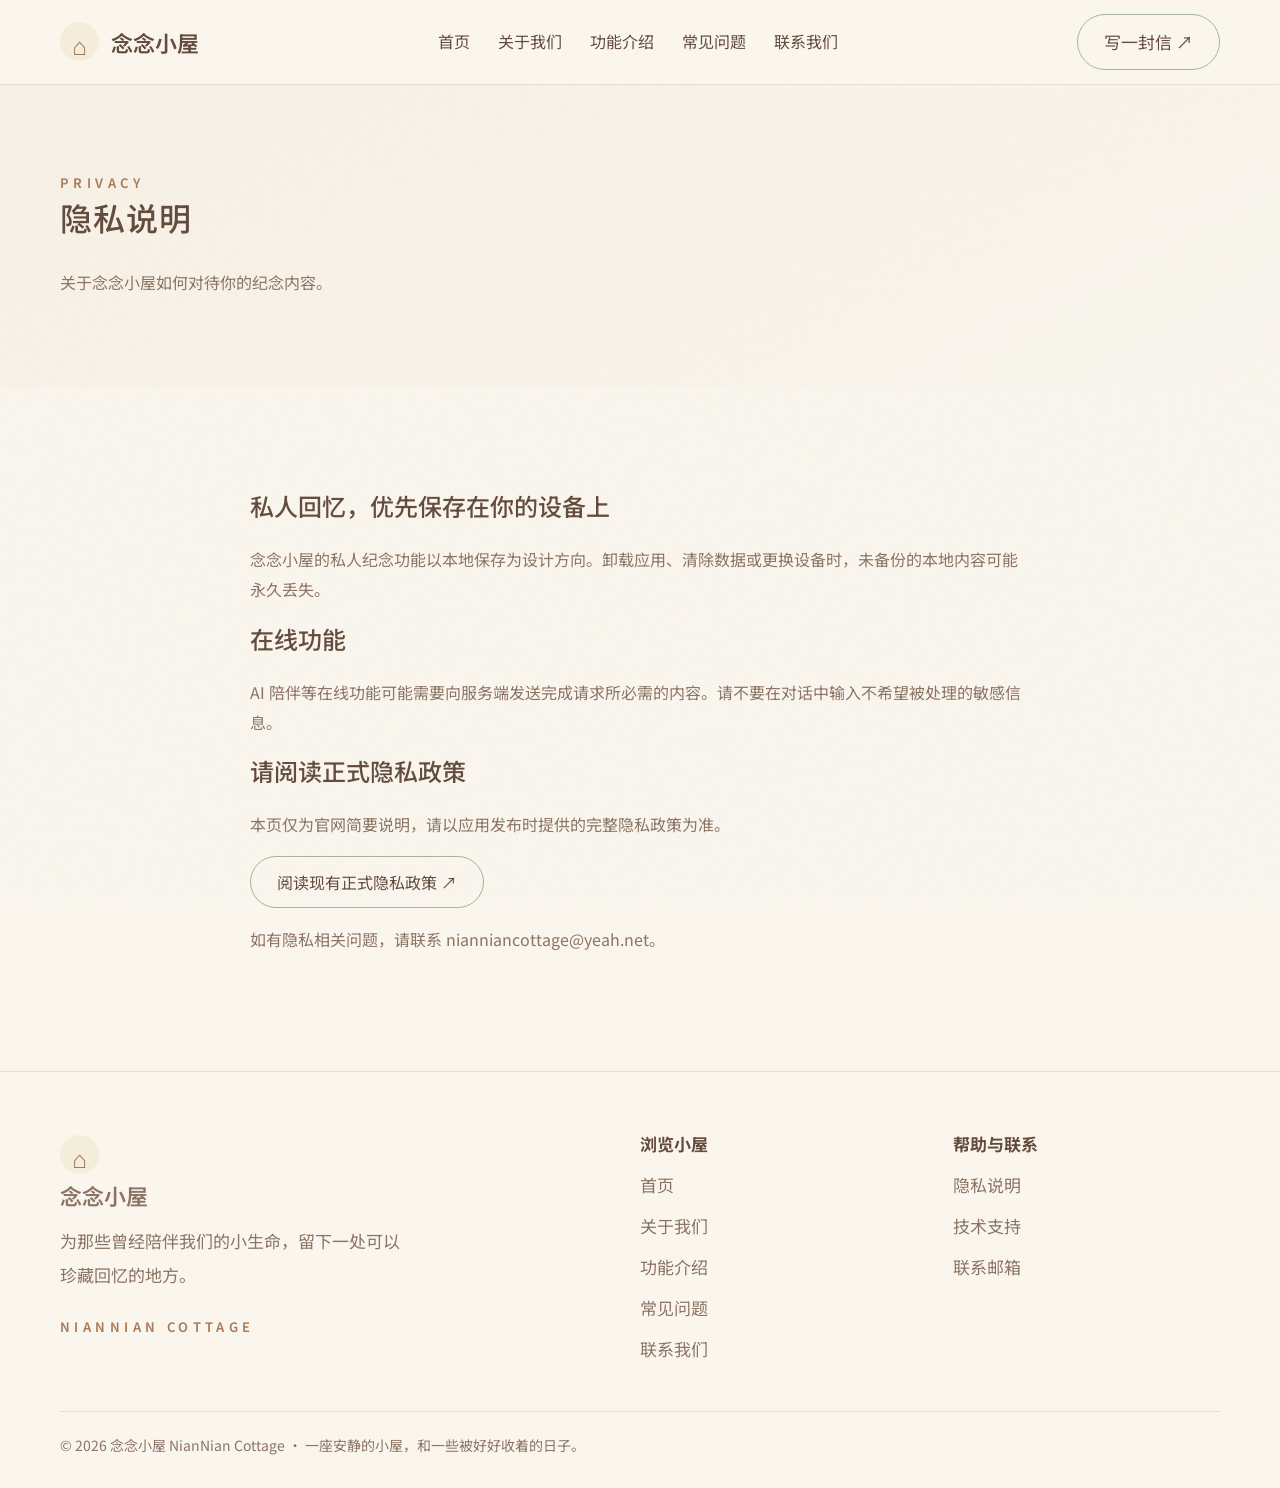
<file: privacy.html>
<!doctype html><html lang="zh-CN">
<style>
/* 隐私页面字体优化 */
main h1 {
  font-size: 32px !important;
  line-height: 1.4 !important;
  font-weight: 500 !important;
}

main h2 {
  font-size: 24px !important;
  line-height: 1.5 !important;
  font-weight: 500 !important;
}

main h3 {
  font-size: 20px !important;
  line-height: 1.5 !important;
}

main p {
  font-size: 16px !important;
  line-height: 1.9 !important;
}
</style>
<head><meta charset="utf-8"><meta name="viewport" content="width=device-width,initial-scale=1"><meta name="theme-color" content="#faf6ee"><meta name="description" content="念念小屋，一座安静的宠物回忆小屋。珍藏故事、相片和思念。"><title>隐私说明 · 念念小屋</title><link rel="stylesheet" href="style.css"></head><body><header class="nav"><div class="wrap navin"><a class="brand" href="index.html"><span class="brandmark" aria-hidden="true">⌂</span>念念小屋</a><nav class="navlinks" aria-label="主导航"><a class="" href="index.html">首页</a><a class="" href="about.html">关于我们</a><a class="" href="features.html">功能介绍</a><a class="" href="faq.html">常见问题</a><a class="" href="contact.html">联系我们</a></nav><a class="pill" href="contact.html">写一封信 ↗</a><button class="menu" aria-label="展开导航" type="button">☰</button></div></header><main><section class="pagehead"><div class="wrap"><div class="eyebrow">PRIVACY</div><h1>隐私说明</h1><p class="lead">关于念念小屋如何对待你的纪念内容。</p></div></section><section class="section"><div class="wrap prose"><h2>私人回忆，优先保存在你的设备上</h2><p>念念小屋的私人纪念功能以本地保存为设计方向。卸载应用、清除数据或更换设备时，未备份的本地内容可能永久丢失。</p><h2>在线功能</h2><p>AI 陪伴等在线功能可能需要向服务端发送完成请求所必需的内容。请不要在对话中输入不希望被处理的敏感信息。</p><h2>请阅读正式隐私政策</h2><p>本页仅为官网简要说明，请以应用发布时提供的完整隐私政策为准。</p><p><a class="btn" href="https://hlledg4869-coder.github.io/niannian-support/privacy.html">阅读现有正式隐私政策 ↗</a></p><p>如有隐私相关问题，请联系 nianniancottage@yeah.net。</p></div></section></main><footer class="footer"><div class="wrap"><div class="footergrid"><div><a class="brand" href="index.html"><span class="brandmark">⌂</span>念念小屋</a><p style="color:var(--muted);max-width:350px">为那些曾经陪伴我们的小生命，留下一处可以珍藏回忆的地方。</p><span class="eyebrow">NIANNIAN COTTAGE</span></div><div><strong>浏览小屋</strong><a href="index.html">首页</a><a href="about.html">关于我们</a><a href="features.html">功能介绍</a><a href="faq.html">常见问题</a><a href="contact.html">联系我们</a></div><div><strong>帮助与联系</strong><a href="privacy.html">隐私说明</a><a href="contact.html">技术支持</a><a href="mailto:nianniancottage@yeah.net">联系邮箱</a></div></div><div class="copyright">© 2026 念念小屋 NianNian Cottage · 一座安静的小屋，和一些被好好收着的日子。</div></div></footer><script src="script.js" defer></script></body></html>
</file>
<file: style.css>
@import url('https://fonts.googleapis.com/css2?family=Noto+Sans+SC:wght@400;500;600&display=swap');
:root{--cream:#faf6ee;--paper:#fffaf2;--ink:#634b3d;--muted:#8b7464;--sage:#8c9f80;--line:#e9dccc;--gold:#eac995}*{box-sizing:border-box}html{scroll-behavior:smooth}body{margin:0;background:var(--cream);color:var(--ink);font-family:'Noto Sans SC','Microsoft YaHei',sans-serif;font-size:17px;line-height:1.95}body:before{content:'';position:fixed;inset:0;pointer-events:none;opacity:.13;background-image:url('data:image/svg+xml,%3Csvg viewBox="0 0 180 180" xmlns="http://www.w3.org/2000/svg"%3E%3Cfilter id="n"%3E%3CfeTurbulence type="fractalNoise" baseFrequency=".65" numOctaves="3" stitchTiles="stitch"/%3E%3C/filter%3E%3Crect width="100%25" height="100%25" filter="url(%23n)" opacity=".22"/%3E%3C/svg%3E');z-index:20}a{color:inherit;text-decoration:none}button{font:inherit;cursor:pointer}img{max-width:100%;display:block}.wrap{width:min(1160px,calc(100% - 56px));margin:auto}.nav{position:sticky;top:0;z-index:30;background:#faf6eef2;backdrop-filter:blur(16px);border-bottom:1px solid var(--line)}.navin{height:84px;display:flex;align-items:center;justify-content:space-between;gap:20px}.brand{display:flex;align-items:center;gap:12px;font-size:22px;font-weight:600;white-space:nowrap}.brandmark{width:39px;height:39px;border-radius:50%;background:#f5eddb;display:grid;place-items:center;color:#9b7655;font-size:24px}.navlinks{display:flex;gap:28px;align-items:center}.navlinks a{font-size:16px;white-space:nowrap;transition:color .25s}.navlinks a:hover,.navlinks a.active{color:#a66e45}.pill,.btn{border:1px solid #a5b39a;border-radius:50px;padding:10px 26px;background:transparent;color:var(--ink);display:inline-flex;gap:10px;align-items:center;justify-content:center;transition:transform .25s,background .25s}.pill:hover,.btn:hover{transform:translateY(-3px);background:#eef0e4}.btn.primary{background:#e8e9dc}.menu{display:none;border:0;background:none;font-size:28px;color:var(--ink)}h1,h2,h3,p{margin-top:0}h1{font-size:clamp(42px,5vw,70px);line-height:1.45;letter-spacing:.035em;font-weight:500}h2{font-size:clamp(30px,3.1vw,43px);line-height:1.5;font-weight:500}h3{font-size:23px;font-weight:500}.eyebrow{font-size:13px;letter-spacing:.34em;color:#a97854;font-weight:600}.lead{font-size:19px;color:var(--muted);line-height:2}.hero{padding:85px 0 90px;min-height:720px;display:grid;grid-template-columns:1.05fr .95fr;gap:8%;align-items:center}.hero .lead{max-width:530px}.hero-actions{display:flex;gap:15px;flex-wrap:wrap;margin:34px 0}.artframe{padding:9px;border-radius:35px;background:#fff9ef;box-shadow:0 20px 50px #78634c25;overflow:hidden}.artframe img{width:100%;border-radius:27px}.hero .artframe{max-width:450px;justify-self:center;animation:float 7s ease-in-out infinite}.section{padding:100px 0}.section.alt{background:#f4eee3}.center{text-align:center}.center .lead{max-width:790px;margin:0 auto}.divider-flower{color:#b5a887;font-size:24px;margin-bottom:18px}.cards{display:grid;grid-template-columns:repeat(3,1fr);gap:22px;margin-top:48px}.card{background:#fffaf4;border:1px solid var(--line);border-radius:25px;padding:34px;box-shadow:0 14px 30px #73583c0a;transition:transform .3s}.card:hover{transform:translateY(-6px)}.card .symbol{font-size:28px;color:#b68d64}.card p{color:var(--muted);margin:0}.split{display:grid;grid-template-columns:1fr 1fr;gap:9%;align-items:center}.split .artframe{max-width:560px}.softpanel{background:#f1efe3;border:1px solid #dcdcca;border-radius:34px;padding:65px 45px;text-align:center}.screens{display:flex;gap:22px;overflow-x:auto;scroll-snap-type:x mandatory;padding:28px 5px 34px;scrollbar-color:#b5b99f transparent}.screen{min-width:235px;width:235px;scroll-snap-align:start}.screen img{border-radius:20px;box-shadow:0 12px 28px #78634c20}.screen p{text-align:center;color:var(--muted);font-size:15px}.pagehead{padding:85px 0 75px;background:linear-gradient(150deg,#f7f0e5,#faf6ee)}.pagehead .lead{max-width:760px}.prose{max-width:780px}.prose p{font-size:19px;color:var(--muted)}.feature{display:grid;grid-template-columns:1fr .9fr;gap:8%;align-items:center;padding:75px 0;border-bottom:1px solid var(--line)}.feature:nth-child(even) .feature-img{order:-1}.feature-img img{max-height:630px;object-fit:contain;margin:auto;border-radius:24px;box-shadow:0 15px 35px #6b4f3520}.checks{padding-left:1.2em;color:var(--muted)}.checks li{margin:8px 0}.faq{max-width:900px;margin:auto}.faq details{border-bottom:1px solid var(--line);padding:20px 0}.faq summary{cursor:pointer;font-size:21px;list-style:none;display:flex;justify-content:space-between;gap:20px}.faq summary:after{content:'+';color:#9cae8d}.faq details[open] summary:after{content:'−'}.faq details p{color:var(--muted);font-size:17px;padding-right:35px}.contactbox{max-width:780px;margin:auto;background:var(--paper);border:1px solid var(--line);border-radius:30px;padding:55px 30px;text-align:center;box-shadow:0 15px 35px #7b5c3910}.contactbox .email{font-size:clamp(19px,3vw,30px);overflow-wrap:anywhere}.footer{border-top:1px solid var(--line);padding:55px 0 28px}.footergrid{display:grid;grid-template-columns:2fr 1fr 1fr;gap:45px}.footer a{display:block;margin:8px 0;color:var(--muted)}.copyright{border-top:1px solid var(--line);padding-top:20px;margin-top:38px;color:var(--muted);font-size:14px}.reveal{opacity:0;transform:translateY(25px);transition:opacity .8s,transform .8s}.reveal.visible{opacity:1;transform:none}@keyframes float{50%{transform:translateY(-11px)}}.intro{position:fixed;inset:0;z-index:100;background:#faf5e9;display:grid;place-items:center;transition:opacity 1s,visibility 1s}.intro.done{opacity:0;visibility:hidden;pointer-events:none}.intro-inner{text-align:center;position:relative;padding:24px}.intro-house{width:min(250px,52vw);height:220px;object-fit:cover;object-position:center 45%;border-radius:130px 130px 20px 20px;opacity:0;transform:translateY(22px) scale(.95);animation:introshow 1.7s .25s forwards}.intro-title{font-size:clamp(29px,5vw,45px);letter-spacing:.13em;margin:24px 0 8px;opacity:0;animation:introshow 1.2s 1s forwards}.intro-sub{color:var(--muted);font-size:17px;opacity:0;animation:introshow 1.2s 1.5s forwards}.intro-skip{position:absolute;right:25px;top:25px;border:1px solid var(--line);background:transparent;border-radius:25px;padding:6px 16px;color:var(--muted)}@keyframes introshow{to{opacity:1;transform:none}}.petal{position:fixed;top:-40px;width:12px;height:17px;border-radius:80% 15% 80% 20%;background:#f2bec6;opacity:.6;pointer-events:none;z-index:21;animation:fall linear forwards}@keyframes fall{to{transform:translate(80px,110vh) rotate(450deg);opacity:0}}@media(max-width:850px){.navin{height:70px}.menu{display:block}.navlinks{display:none;position:absolute;top:70px;left:0;right:0;background:var(--paper);padding:20px 28px;box-shadow:0 20px 25px #58442c15;flex-direction:column;align-items:stretch}.navlinks.open{display:flex}.nav .pill{display:none}.hero,.split,.feature{grid-template-columns:1fr;gap:40px}.hero{padding:65px 0;min-height:auto}.hero .artframe{max-width:420px}.cards{grid-template-columns:repeat(2,1fr)}.feature:nth-child(even) .feature-img{order:0}.footergrid{grid-template-columns:1fr 1fr}.footergrid>div:first-child{grid-column:1/-1}}@media(max-width:560px){.wrap{width:min(100% - 34px,1160px)}body{font-size:16px}.section{padding:65px 0}.hero{padding:50px 0}.cards{grid-template-columns:1fr}.card{padding:27px}.softpanel{padding:40px 22px}.pagehead{padding:58px 0}.feature{padding:48px 0}.screen{min-width:200px;width:200px}.footergrid{gap:20px}.lead,.prose p{font-size:17px}}@media(prefers-reduced-motion:reduce){*,*:before,*:after{animation:none!important;transition:none!important;scroll-behavior:auto!important}.reveal{opacity:1;transform:none}.intro{display:none}}
</file>
